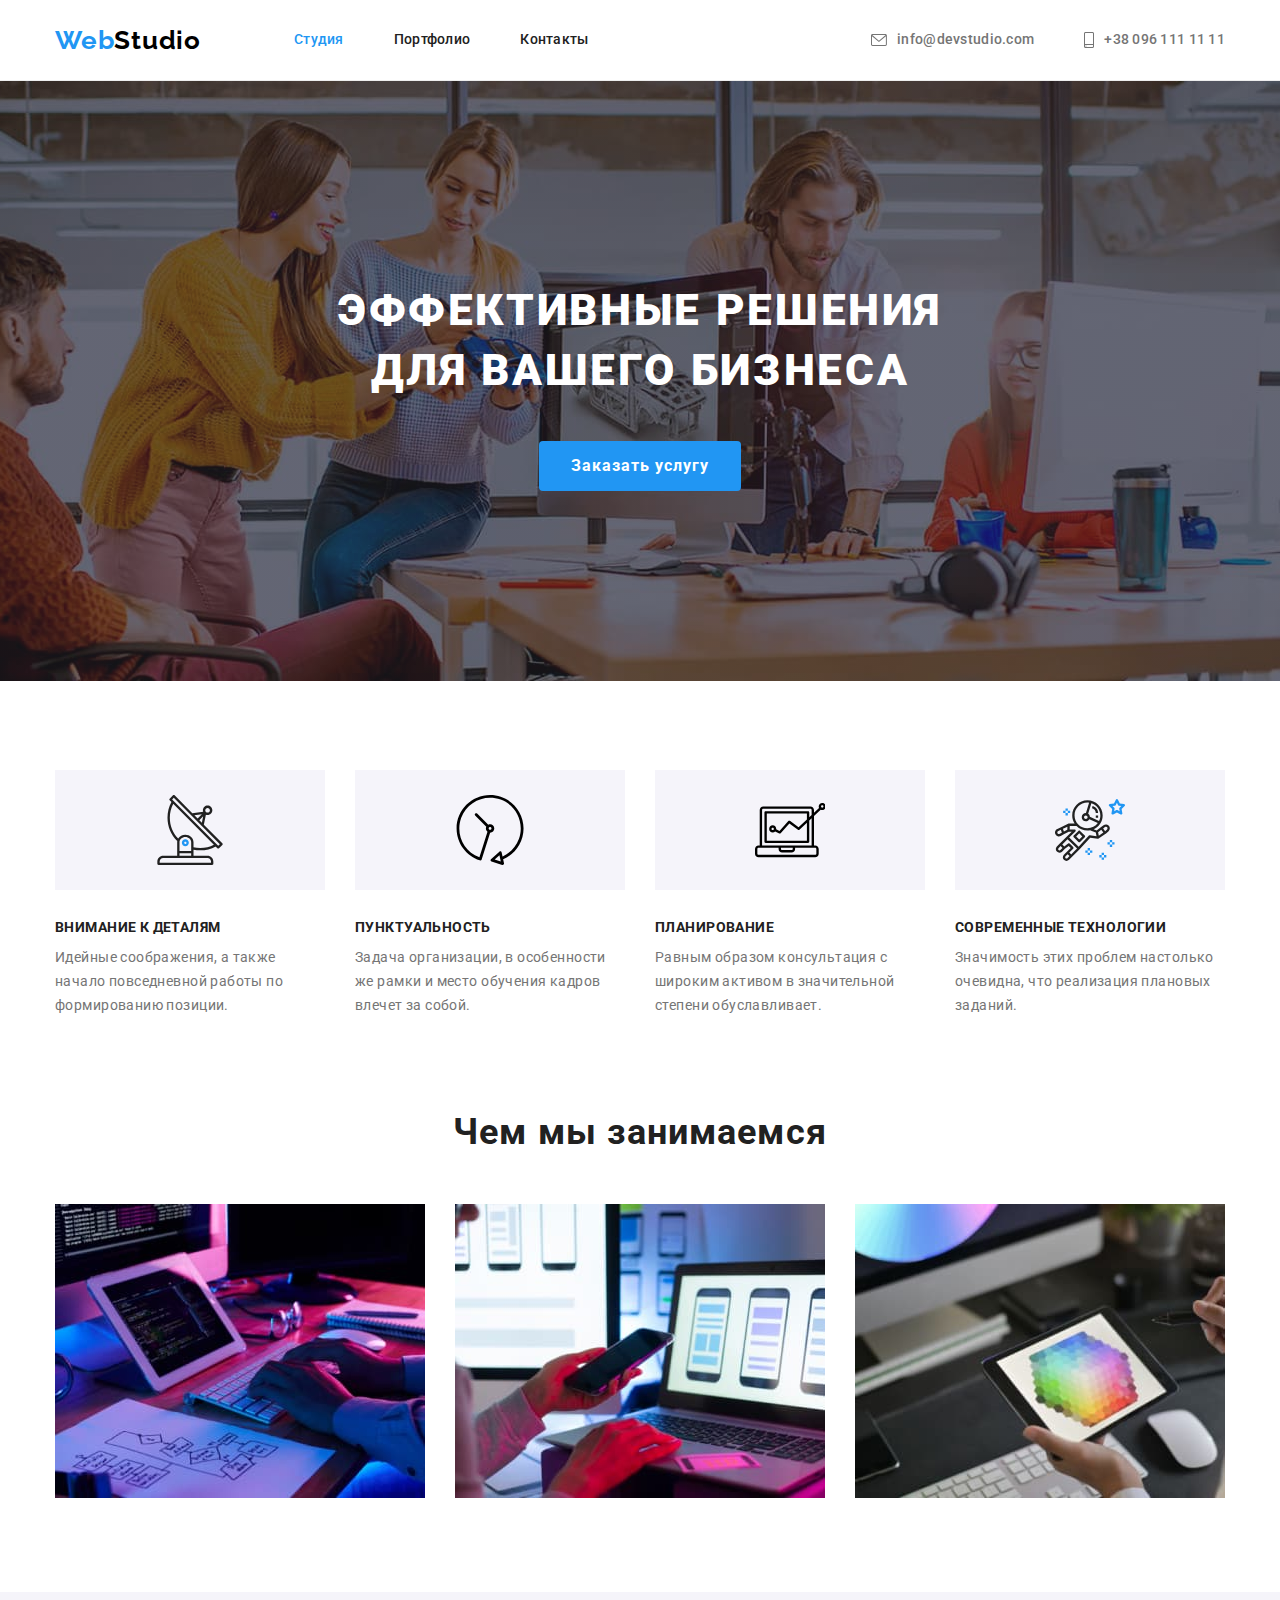
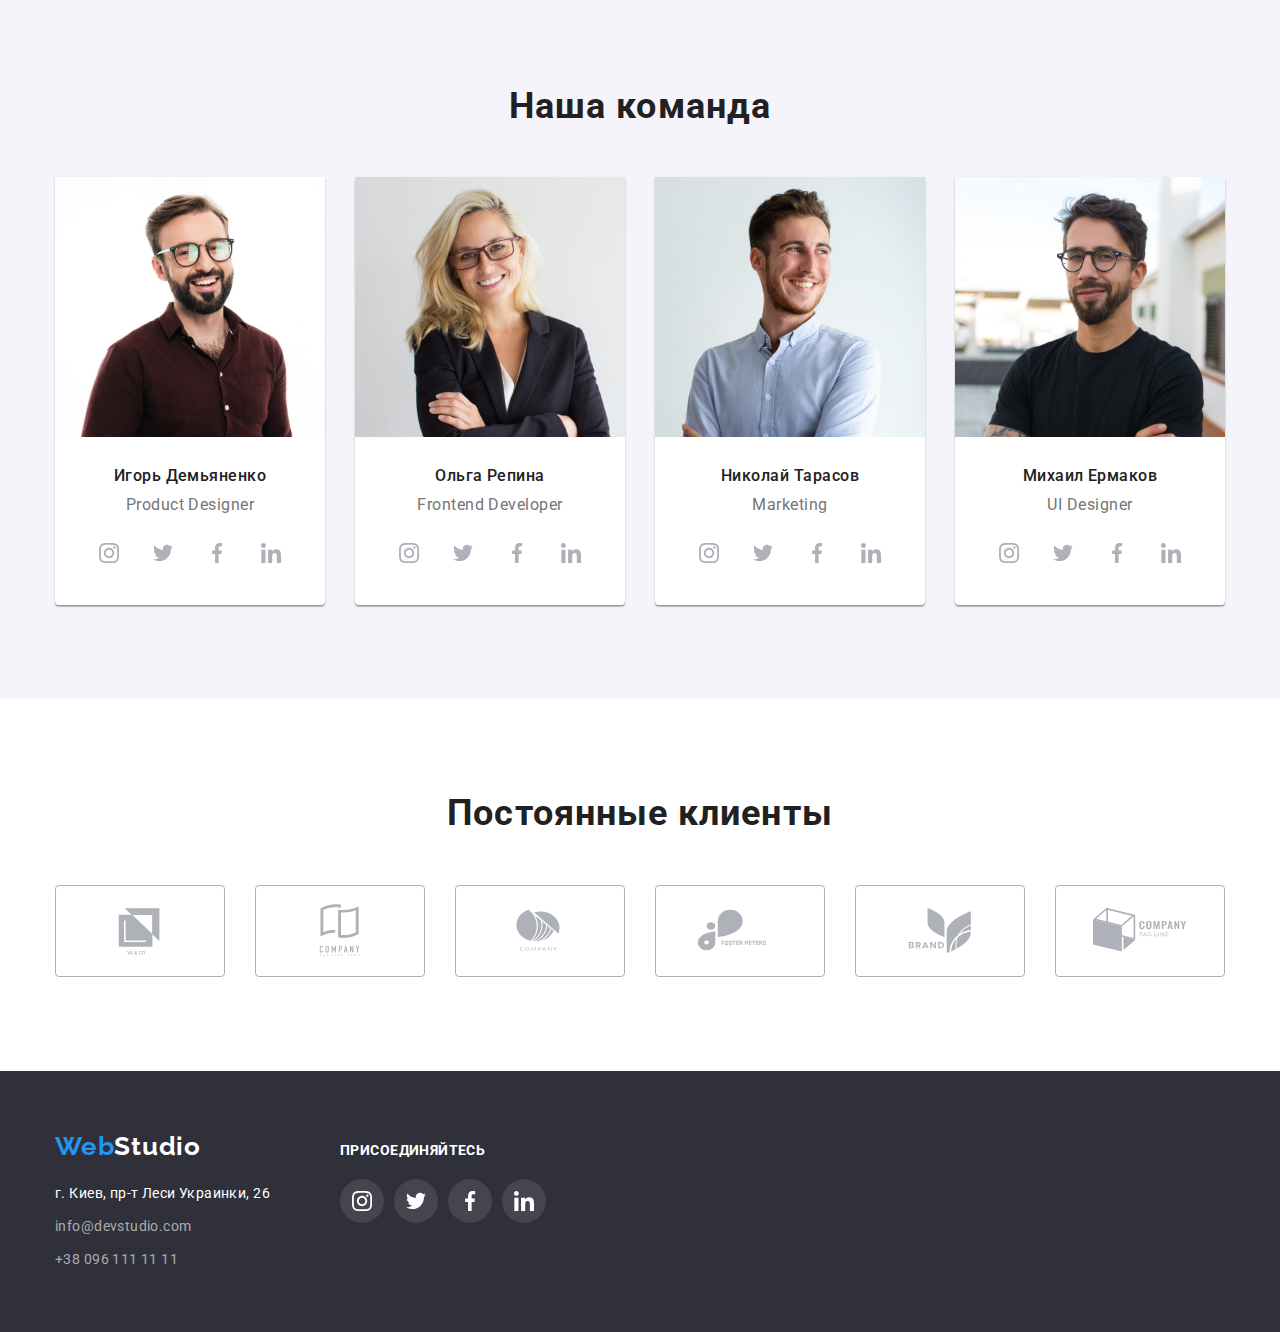
<file: index.html>
<!doctype html>
<html lang="ru">
<head>
    <meta charset="UTF-8">
    <meta http-equiv="X-UA-Compatible" content="IE=edge">
    <meta name="viewport" content="width=device-width, initial-scale=1.0">
    <link rel="preconnect" href="https://fonts.googleapis.com">
    <link rel="preconnect" href="https://fonts.gstatic.com" crossorigin>
    <link href="https://fonts.googleapis.com/css2?family=Raleway:wght@700&family=Roboto:wght@400;500;700;900&display=swap"
        rel="stylesheet"/>
<link rel="stylesheet" href="https://cdnjs.cloudflare.com/ajax/libs/modern-normalize/1.1.0/modern-normalize.min.css">    
<link rel="stylesheet" href="./css/style.css">
    <link rel="stylesheet" href="./css/reset.css">
    <title>Студия</title>
</head>
<body class="body">
<header class="header">
    <div class="conteiner contacts-group">
            <nav class="header-navigation">
                <a class="header-logo link-decoration" href="./" lang="en">
                    <span class="span" lang="en">Web</span>Studio
                </a>
               
                    <ul class="header-list list">

                        <li class="header-item">
                            <a href="./index.html" class="link-decoration ldheder current">Студия</a>
                        </li>
                        <li class="header-item">
                            <a href="./portfolio.html" class="link-decoration ldheder">Портфолио</a>
                        </li>
                        <li class="header-item">
                            <a href="" class="link-decoration ldheder">Контакты</a>
                        </li>
                    </ul>
              
            </nav>
                <ul class="contacts-list list">
                    <li class="contact-list-item link"> 
            
                        <a class="link-decoration ldheder"
                            href="mailto:info@devstudio.com"> 
                            <svg class="contact-icon" width="16" height="12">
                                <use href="./images/SVG/sprite.svg#icon-envelope">
                                </use>
                            </svg>info@devstudio.com
                           
                       </a>
                        </li>
                    <li class="contact-list-item link"><a class="link-decoration ldheder" href="tel:+380961111111">
                        <svg class="contact-icon" width="10" height="16">
                            <use href="./images/SVG/sprite.svg#icon-smartphone">
                            </use>
                        </svg>
                        +38 096 111 11 11</a>
                    </li>
                </ul>
            
       
    </div>
</header>
   
<main>
       <section class="hero">
          
<div class="conteiner"> 
       <h1 class="title">Эффективные решения для вашего бизнеса</h1>
    
       <button class="button" type="button">Заказать услугу</button>
    </div>
    </section>
    <section class="our-benefits"> 
        <div class="conteiner"> 
        <h2 class="visually-hidden">Наши преимущества</h2> 
            
       <ul class="benefits-list list">
        <li class="benefits-list-item">
            <div class="benifits-bg"> 
            <svg class="benefits-icon" width="70" height="70">
                <use href="./images/SVG/sprite.svg#icon-antenna" > </use>
            </svg>
            </div>
        <h3 class="title">Внимание к деталям</h3>
        <p class="text">Идейные соображения, а также начало повседневной работы по формированию позиции.</p></li>

        <li class="benefits-list-item">
        <div class="benifits-bg">
            <svg class="benefits-icon" width="70" height="70">
                <use href="./images/SVG/sprite.svg#icon-Vector" > </use>
            </svg>
            </div>
        <h3 class="title">Пунктуальность</h3>
        <p class="text">Задача организации, в особенности же рамки и место обучения кадров влечет за собой.</p></li>

        <li class="benefits-list-item">
            <div class="benifits-bg"> 
            <svg class="benefits-icon" width="70" height="70">
                <use href="./images/SVG/sprite.svg#icon-Vector-computer" > </use>
            </svg>
            </div>
        <h3 class="title">Планирование</h3>
        <p class="text">Равным образом консультация с широким активом в значительной степени обуславливает.</p></li>
        <li class="benefits-list-item">
            <div class="benifits-bg"> 
            <svg class="benefits-icon" width="70" height="70">
                <use href="./images/SVG/sprite.svg#icon-astronaut" > </use>
            </svg>
            </div>
        <h3 class="title">Современные технологии</h3>
        <p class="text">Значимость этих проблем настолько очевидна, что реализация плановых заданий.</p></li>
        </ul>  
    </div>
    
</section>
<section class="what-we-do">
    <div class="conteiner"> 
    <h2 class="title">Чем мы занимаемся</h2>
<ul class="about-list list">
    <li class="about-item"><img src="./images/box1.jpeg" 
        alt="разработка ПО" 
        width="370" 
        height="294">
    </li>
    <li class="about-item"><img src="./images/box2.jpeg" 
        alt="тестирование мобильного приложения" 
        width="370" 
        height="294">
    </li>
    <li class="about-item"><img src="./images/box3.jpeg" 
        alt="работа с политрой цвето3" 
        width="370" 
        height="294">
    </li>
</ul>
</div>
</section>

<section class="team">
    <div class="conteiner"> 
    <h2 class="title">Наша команда</h2>
    <ul class="our-team-list list">
        <li class="our-team-item">
            <img src="./images/team-card-1.jpeg" 
            alt="Игорь Демьяненко" 
            width="270" 
            height="260"
            class="team-img">
            <h3 class="our-team">Игорь Демьяненко</h3>
            <p class="about-position"   lang="en">Product Designer</p>
            <ul class="team-soc-list list">
                <li class="team-soc-item">
                    <a href="" class="team-soc-link">
                        <svg class="team-soc-icon" width="20" height="20">
                            <use href="./images/SVG/sprite.svg#icon-insta"></use>
                        </svg>
                    </a>
                </li>
                <li class="team-soc-item">
                    <a href="" class="team-soc-link">
                        <svg class="team-soc-icon" width="20" height="20">
                            <use href="./images/SVG/sprite.svg#icon-twitter"></use>
                        </svg>
                    </a>
                </li>
                <li class="team-soc-item">
                    <a href="" class="team-soc-link list">
                        <svg class="team-soc-icon" width="20" height="20">
                            <use href="./images/SVG/sprite.svg#icon-facebook"></use>
                        </svg>
                    </a>
                </li>
                <li class="team-soc-item">
                    <a href="" class="team-soc-link">
                        <svg class="team-soc-icon" width="20" height="20">
                            <use href="./images/SVG/sprite.svg#icon-linkedin"></use>
                        </svg>
                    </a>
                </li>
            </ul>
        </li>
        <li class="our-team-item">
            <img src="./images/team-card-2.jpeg" 
            alt="Ольга Репина"  
            width="270" 
            height="260"
            class="team-img">
            <h3 class="our-team">Ольга Репина</h3>
            <p class="about-position" lang="en">Frontend Developer</p>
            <ul class="team-soc-list list">
                <li class="team-soc-item">
                    <a href="" class="team-soc-link">
                        <svg class="team-soc-icon" width="20" height="20">
                            <use href="./images/SVG/sprite.svg#icon-insta"></use>
                        </svg>
                    </a>
                </li>
                <li class="team-soc-item">
                    <a href="" class="team-soc-link">
                        <svg class="team-soc-icon" width="20" height="20">
                            <use href="./images/SVG/sprite.svg#icon-twitter"></use>
                        </svg>
                    </a>
                </li>
                <li class="team-soc-item">
                    <a href="" class="team-soc-link list">
                        <svg class="team-soc-icon" width="20" height="20">
                            <use href="./images/SVG/sprite.svg#icon-facebook"></use>
                        </svg>
                    </a>
                </li>
                <li class="team-soc-item">
                    <a href="" class="team-soc-link">
                        <svg class="team-soc-icon" width="20" height="20">
                            <use href="./images/SVG/sprite.svg#icon-linkedin"></use>
                        </svg>
                    </a>
                </li>
            </ul>
        </li>
        <li class="our-team-item">
            <img  lang="en" src="./images/team-card-3.jpeg" 
            alt="Николай Тарасов" 
            width="270" 
            height="260"
            class="team-img">
            <h3 class="our-team">Николай Тарасов</h3>
            <p class="about-position" lang="en">Marketing</p>
            <ul class="team-soc-list list">
                <li class="team-soc-item">
                    <a href="" class="team-soc-link">
                        <svg class="team-soc-icon" width="20" height="20">
                            <use href="./images/SVG/sprite.svg#icon-insta"></use>
                        </svg>
                    </a>
                </li>
                <li class="team-soc-item">
                    <a href="" class="team-soc-link">
                        <svg class="team-soc-icon" width="20" height="20">
                            <use href="./images/SVG/sprite.svg#icon-twitter"></use>
                        </svg>
                    </a>
                </li>
                <li class="team-soc-item">
                    <a href="" class="team-soc-link list">
                        <svg class="team-soc-icon" width="20" height="20">
                            <use href="./images/SVG/sprite.svg#icon-facebook"></use>
                        </svg>
                    </a>
                </li>
                <li class="team-soc-item">
                    <a href="" class="team-soc-link">
                        <svg class="team-soc-icon" width="20" height="20">
                            <use href="./images/SVG/sprite.svg#icon-linkedin"></use>
                        </svg>
                    </a>
                </li>
            </ul>
        </li>
        <li class="our-team-item">
            <img src="./images/team-card-4.jpeg" 
            alt="Михаил Ермаков" 
            width="270" 
            height="260"
            class="team-img">
            <h3 class="our-team">Михаил Ермаков</h3>
            <p class="about-position" lang="en">UI Designer</p>
            <ul class="team-soc-list list">
                <li class="team-soc-item">
                    <a href="" class="team-soc-link">
                        <svg class="team-soc-icon" width="20" height="20">
                            <use href="./images/SVG/sprite.svg#icon-insta"></use>
                        </svg>
                    </a>
                </li>
                <li class="team-soc-item">
                    <a href="" class="team-soc-link">
                        <svg class="team-soc-icon" width="20" height="20">
                            <use href="./images/SVG/sprite.svg#icon-twitter"></use>
                        </svg>
                    </a>
                </li>
                <li class="team-soc-item">
                    <a href="" class="team-soc-link list">
                        <svg class="team-soc-icon" width="20" height="20">
                            <use href="./images/SVG/sprite.svg#icon-facebook"></use>
                        </svg>
                    </a>
                </li>
                <li class="team-soc-item">
                    <a href="" class="team-soc-link">
                        <svg class="team-soc-icon" width="20" height="20">
                            <use href="./images/SVG/sprite.svg#icon-linkedin"></use>
                        </svg>
                    </a>
                </li>
            </ul>
        </li>
    </ul>
    </div>
</section>
   </main>
   
   <section class="regular-clients">
       <div class="conteiner"> 
       <h2 class="title">Постоянные клиенты</h2>
      <ul class="regular-clients-list list">
          <li class="regular-clients-item">
              <a class="regular-clients-link" href=""> <svg class="regular-clients-icon" width="106" height="60">
                  <use href="./images/SVG/sprite.svg#icon-Logo-our-clients"></use>
              </svg></a>
          </li>
        <li class="regular-clients-item">
            <a class="regular-clients-link" href=""> <svg class="regular-clients-icon" width="106" height="60">
                <use href="./images/SVG/sprite.svg#icon-Logo-our-clients2"></use>
            </svg></a>
        </li>
        <li class="regular-clients-item">
        <a class="regular-clients-link" href=""> <svg class="regular-clients-icon" width="106" height="60">
                <use href="./images/SVG/sprite.svg#icon-Logo-our-clients3"></use>
            </svg></a>
        </li>
        <li class="regular-clients-item">
        <a class="regular-clients-link" href=""> <svg class="regular-clients-icon" width="106" height="60">
                <use href="./images/SVG/sprite.svg#icon-Logo-our-clients4"></use>
            </svg></a>
        </li>
        <li class="regular-clients-item">
        <a class="regular-clients-link" href=""> <svg class="regular-clients-icon" width="106" height="60">
                <use href="./images/SVG/sprite.svg#icon-Logo-our-clients5"></use>
            </svg></a>
        </li>
        <li class="regular-clients-item">
            <a class="regular-clients-link" href=""> <svg class="regular-clients-icon" width="106" height="60">
                <use href="./images/SVG/sprite.svg#icon-Logo-our-clients6"></use>
            </svg></a>
        </li>
        

      </ul>



</div>
   </section>
    
<footer class="footer">
 <div class="conteiner">
     <div class="address-block"> 
         <div class="footer-contacts-block"> 
             <a class="logo-footer   link-decoration" href="./"     lang="en">
             <span class="span">Web</span>Studio</a>
                    
                <address class="address">

                   <p class="footer-address">г. Киев, пр-т Леси Украинки, 26</p>
                    <ul class="footer-contacts-list list">
                        <li class="footer-contact-item">
                            <a class="link-decoration link" href="mailto:info@devstudio.com">info@devstudio.com</a>
                        </li>
                        <li class="footer-contact-item"><a class="link-decoration link" href="tel:+380961111111">+38 096
                                111 11
                                11</a></li>
                    </ul>
             </address>
            </div>
          <div class="social-footer">
             <p class="title">присоединяйтесь</p>
                    <ul class="social-footer-list list">
                        <li class="social-footer-item">
                            <a href="" class="social-footer-link">
                                <svg class="social-footer-icon" width="20" height="20">
                                    <use href="./images/SVG/sprite.svg#icon-insta"></use>
                                </svg>
                            </a>
                        </li>
                        <li class="social-footer-item">
                            <a href="" class="social-footer-link">
                                <svg class="social-footer-icon" width="20" height="20">
                                    <use href="./images/SVG/sprite.svg#icon-twitter"></use>
                                </svg>
                            </a>
                        </li>
                        <li class="social-footer-item">
                            <a href="" class="social-footer-link">
                                <svg class="social-footer-icon" width="20" height="20">
                                    <use href="./images/SVG/sprite.svg#icon-facebook"></use>
                                </svg>
                            </a>
                        </li>
                        <li class="social-footer-item">
                            <a href="" class="social-footer-link">
                                <svg class="social-footer-icon" width="20" height="20">
                                    <use href="./images/SVG/sprite.svg#icon-linkedin"></use>
                                </svg>
                            </a>
                        </li>
                    </ul>
            </div>  
            
            
        </div>
            
    </div>  
</footer>
</body>
</html>
</file>
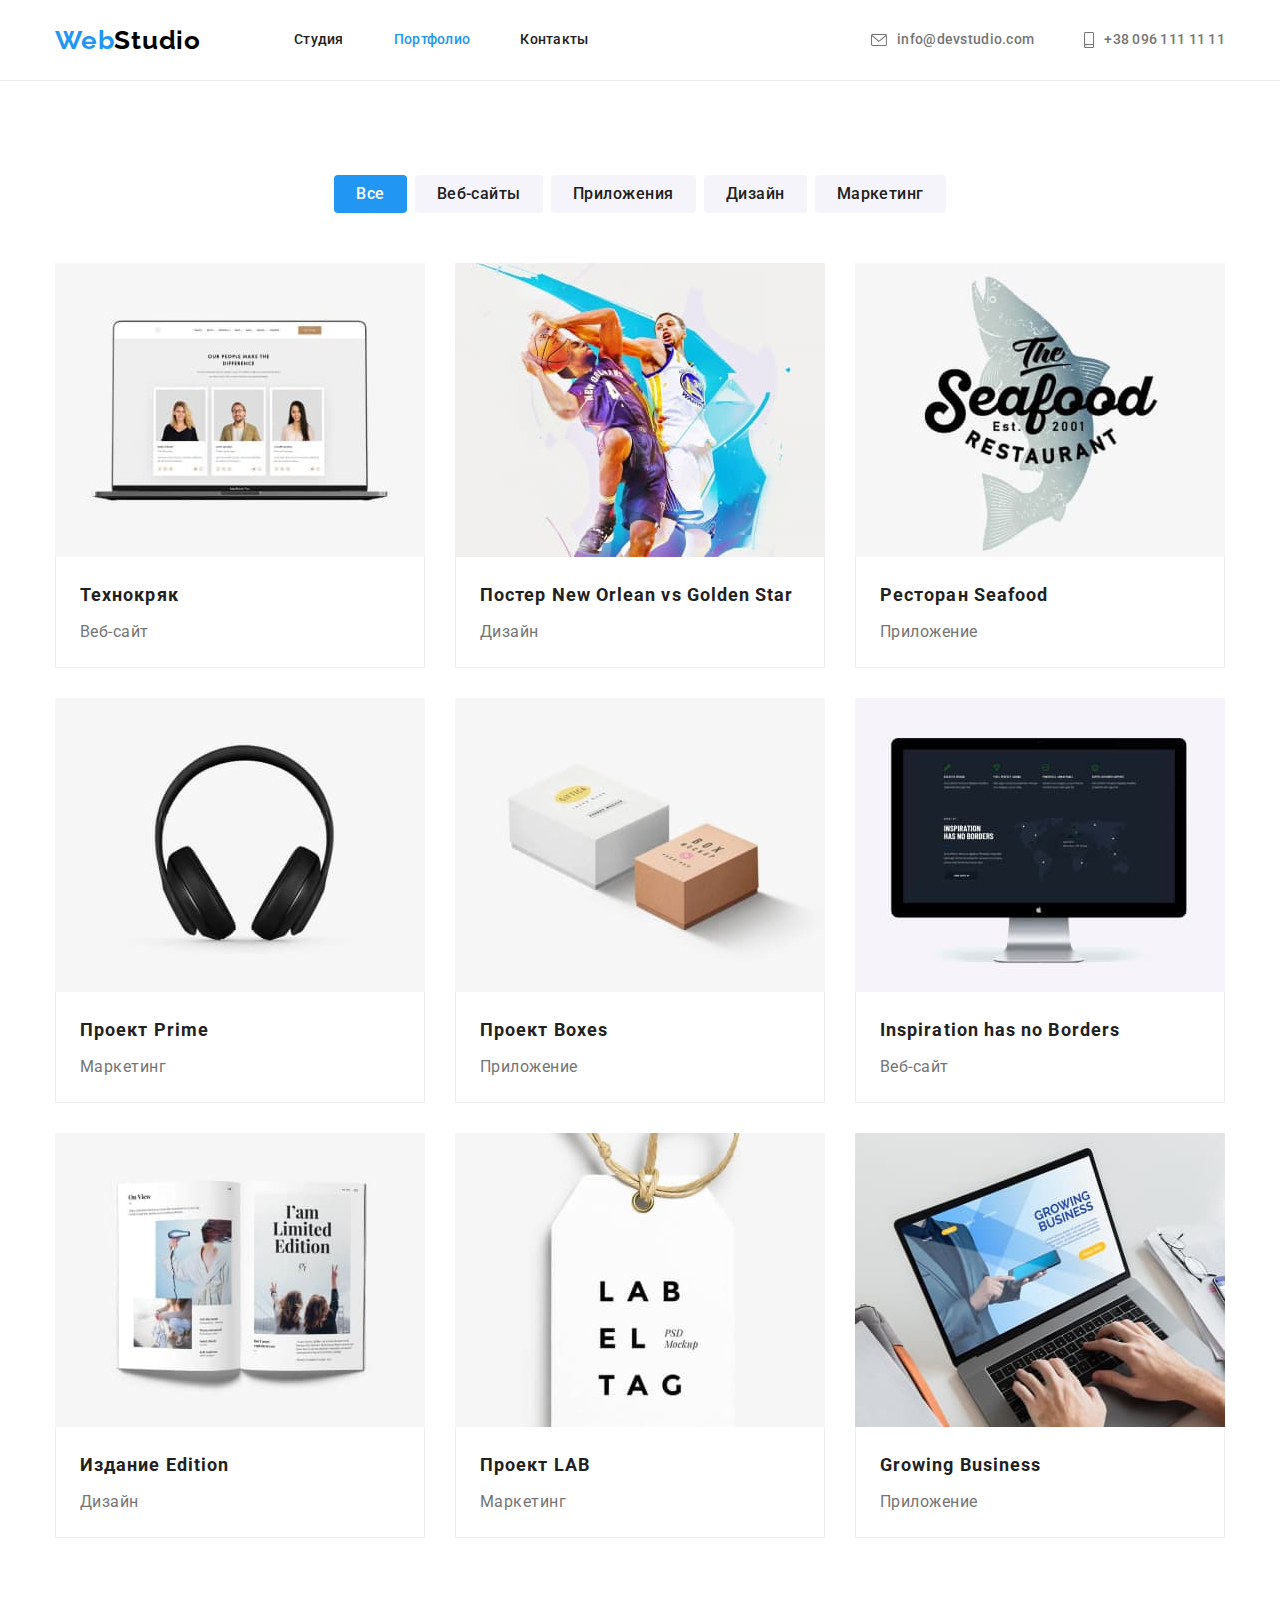
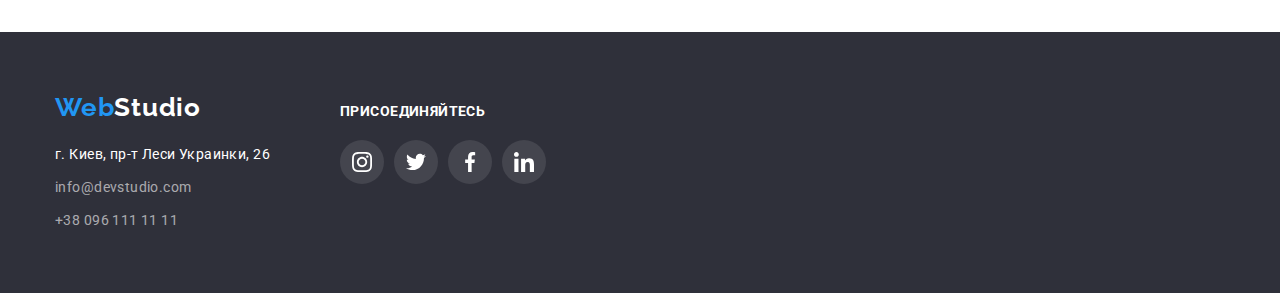
<file: portfolio.html>
<!doctype html>
<html lang="ru">
<head>
    <meta charset="UTF-8">
    <meta http-equiv="X-UA-Compatible" content="IE=edge">
    <meta name="viewport" content="width=device-width, initial-scale=1.0">
    <link rel="preconnect" href="https://fonts.googleapis.com">
    <link rel="preconnect" href="https://fonts.gstatic.com" crossorigin>
    <link href="https://fonts.googleapis.com/css2?family=Raleway:wght@700&family=Roboto:wght@400;500;700;900&display=swap"
        rel="stylesheet">
    <link rel="stylesheet" href="https://cdnjs.cloudflare.com/ajax/libs/modern-normalize/1.1.0/modern-normalize.min.css">
    <link rel="stylesheet" href="./css/style.css">
    <link rel="stylesheet" href="./css/reset.css">
    <title>Портфолио</title>
    
    </head>
    <body class="body">
<header class="header">
    <div class="conteiner contacts-group">
        <nav class="header-navigation">
            <a class="header-logo link-decoration" href="./" lang="en">
                <span class="span" lang="en">Web</span>Studio
            </a>

            <ul class="header-list list">

                <li class="header-item">
                    <a href="./index.html" class="link-decoration ldheder">Студия</a>
                </li>
                <li class="header-item">
                    <a href="./portfolio.html" class="link-decoration ldheder current">Портфолио</a>
                </li>
                <li class="header-item">
                    <a href="" class="link-decoration ldheder">Контакты</a>
                </li>
            </ul>

        </nav>
    <ul class="contacts-list list">
        <li class="contact-list-item link">
    
            <a class="link-decoration ldheder" href="mailto:info@devstudio.com">
                <svg class="contact-icon" width="16" ; height="12" ;>
                    <use href="./images/SVG/sprite.svg#icon-envelope">
                    </use>
                </svg>info@devstudio.com
    
            </a>
        </li>
        <li class="contact-list-item link"><a class="link-decoration ldheder" href="tel:+380961111111">
                <svg class="contact-icon" width="10" ; height="16" ;>
                    <use href="./images/SVG/sprite.svg#icon-smartphone">
                    </use>
                </svg>
                +38 096 111 11 11</a>
        </li>
    </ul>


    </div>
</header>
        
<main>
<section class="filtr-portfolio">  
    <div class="conteiner"> 
    <h1 class="visually-hidden">Вибрать фильтр</h1>
    <ul class="btn-portfolio-list list">
        <li class="btn-portfolio-item"><button class="button-portfolio btn-active" type="button">Все</button></li>
        <li class="btn-portfolio-item"><button class="button-portfolio" type="button">Веб-сайты</button></li>
        <li class="btn-portfolio-item"><button class="button-portfolio" type="button">Приложения</button></li>
        <li class="btn-portfolio-item"><button class="button-portfolio" type="button">Дизайн</button></li>
        <li class="btn-portfolio-item"><button class="button-portfolio" type="button">Маркетинг</button></li>
    </ul>
  
    <ul class="portfolio-list list">
        <li  class="item-portfolio">
            <a class="item-portfolio-link link" href=""> <img src="./images/portfolioimg/img1.jpeg" 
            alt="Технокряк" 
            width="370" 
            height="294">
            <div class="porfolio-border"> 
            <h2  class="title">Технокряк</h2>
            <p  class="text">Веб-сайт</p>
            </div></a>
        </li>
        <li class="item-portfolio">
        <a class="item-portfolio-link link" href=""> <img src="./images/portfolioimg/img2.jpeg" 
            alt="Постер New Orlean vs Golden Star" 
            width="370" 
            height="294">
            
            <div class="porfolio-border"> 
                <h2 class="title">Постер <span lang="en">New Orlean vs Golden Star</span></h2>
            <p class="text">Дизайн</p>
            </div></a>
        </li>
        <li class="item-portfolio">
            <a class="item-portfolio-link link" href=""> <img src="./images/portfolioimg/img3.jpeg" 
            alt="Ресторан Seafood" 
            width="370" 
            height="294">
            
            <div class="porfolio-border"> 
                <h2 class="title">Ресторан <span lang="en">Seafood</span></h2>
            <p class="text">Приложение</p>
            </div></a>
        </li>
        <li class="item-portfolio">
        <a class="item-portfolio-link link" href=""> <img src="./images/portfolioimg/img4.jpeg" 
            alt="Проект Prime" 
            width="370" 
            height="294">
            
            <div class="porfolio-border"> 
                <h2 class="title">Проект <span lang="en">Prime</span></h2>
            <p class="text">Маркетинг</p>
            </div></a>
        </li>
        <li class="item-portfolio">
           <a class="item-portfolio-link link" href="">  <img src="./images/portfolioimg/img5.jpeg" 
            alt="Проект Boxes" 
            width="370" 
            height="294">
            
            <div class="porfolio-border"> 
                <h2 class="title">Проект <span lang="en">Boxes</span></h2>
            <p class="text">Приложение</p>
            </div></a>
        </li>
        <li class="item-portfolio">
            <a class="item-portfolio-link link" href=""> <img src="./images/portfolioimg/img6.jpeg" 
            alt="Inspiration has no Borders" 
            width="370" 
            height="294">
            
            <div class="porfolio-border"> 
                <h2 class="title" lang="en">Inspiration has no Borders</h2>
            <p class="text">Веб-сайт</p>
            </div></a>
        </li>

        <li class="item-portfolio">
            <a class="item-portfolio-link link" href=""> <img src="./images/portfolioimg/img7.jpeg" 
            alt="Издание Limited Edition" 
            width="370" 
            height="294">
            
            <div class="porfolio-border"> 
                <h2 class="title">Издание <span lang="en">Edition</span> </h2>
            <p class="text">Дизайн</p>
            </div></a>
        </li>
        <li class="item-portfolio">
            <a class="item-portfolio-link link" href=""> <img src="./images/portfolioimg/img8.jpeg" 
            alt="Проект LAB" 
            width="370" 
            height="294">
            
            <div class="porfolio-border"> 
                <h2 class="title">Проект <span lang="en">LAB</span></h2>
            <p class="text">Маркетинг</p>
            </div></a>
        </li>
        <li class="item-portfolio">
           <a class="item-portfolio-link link" href="">  <img src="./images/portfolioimg/img9.jpeg" 
            alt="Growing Business" 
            width="370" 
            height="294">
            
            <div class="porfolio-border"> 
                <h2 class="title" lang="en">Growing Business</h2>
            <p class="text">Приложение</p>
            </div></a>
        </li>
    </ul>
    </div>
</section>
</main>
<footer class="footer">
    <div class="conteiner">
        <div class="address-block">
            <div class="footer-contacts-block">
                <a class="logo-footer   link-decoration" href="./" lang="en">
                    <span class="span">Web</span>Studio</a>

                <address class="address">

                    <p class="footer-address">г. Киев, пр-т Леси Украинки, 26</p>
                    <ul class="footer-contacts-list list">
                        <li class="footer-contact-item">
                            <a class="link-decoration link" href="mailto:info@devstudio.com">info@devstudio.com</a>
                        </li>
                        <li class="footer-contact-item"><a class="link-decoration link" href="tel:+380961111111">+38 096
                                111 11
                                11</a></li>
                    </ul>
                </address>
            </div>
            <div class="social-footer">
                <p class="title">присоединяйтесь</p>
                <ul class="social-footer-list list">
                    <li class="social-footer-item">
                        <a href="" class="social-footer-link">
                            <svg class="social-footer-icon" width="20" height="20">
                                <use href="./images/SVG/sprite.svg#icon-insta"></use>
                            </svg>
                        </a>
                    </li>
                    <li class="social-footer-item">
                        <a href="" class="social-footer-link">
                            <svg class="social-footer-icon" width="20" height="20">
                                <use href="./images/SVG/sprite.svg#icon-twitter"></use>
                            </svg>
                        </a>
                    </li>
                    <li class="social-footer-item">
                        <a href="" class="social-footer-link">
                            <svg class="social-footer-icon" width="20" height="20">
                                <use href="./images/SVG/sprite.svg#icon-facebook"></use>
                            </svg>
                        </a>
                    </li>
                    <li class="social-footer-item">
                        <a href="" class="social-footer-link">
                            <svg class="social-footer-icon" width="20" height="20">
                                <use href="./images/SVG/sprite.svg#icon-linkedin"></use>
                            </svg>
                        </a>
                    </li>
                </ul>
            </div>


        </div>

    </div>
</footer>
</body>
</html>
</file>
<file: css/style.css>
:root {
	--focus-hover-color: #2196f3;
	--contact-list-color: #757575;
	--main-text-color: #757575;
	--second-text-color: #ffffff;
	--body-text-color: #212121;
	--second-background: #2f303a;
	--logo-part-color: #2196f3;
	--body-background-color: #ffffff;
	--our-team-background-color: #f5f4fa;
	--btn-text-color: #ffffff;
	--btn-background-color: #2196f3;
	--btn-background-color2: #188ce8;
	--btn-portfolio-background-color: #f5f4fa;
	--current-color: #2196f3;
	--border-style: 1px solid #eeeeee;
	--color-soc-icons: #afb1b8;
}

body {
	font-family: "Roboto", sans-serif;
	color: var(--body-text-color);
	background-color: var(--body-background-color);
	font-size: 14px;
}

.list {
	list-style: none;
}

.link-decoration {
	text-decoration: none;
	color: inherit;
}


.conteiner {
	width: 1200px;
	padding-left: 15px;
	padding-right: 15px;
	margin: 0 auto;
}

.visually-hidden {
	clip: rect(1px, 1px, 1px, 1px);
	clip-path: inset(50%);
	height: 1px;
	width: 1px;
	margin: -1px;
	overflow: hidden;
	padding: 0;
	position: absolute;
}

img {
	display: block;
	width: 100%;
	height: auto;
}

/* -----------HEADER------------*/

.contacts-group {
	display: flex;
	margin-left: auto;
}

.contacts-group .header-logo {
	display: flex;
	align-items: center;
	padding-top: 24px;
	padding-bottom: 24px;
	margin-right: 93px;

	font-family: "Raleway", sans-serif;
	font-weight: 700;
	font-size: 26px;
	line-height: 1.19;
	letter-spacing: 0.03em;
	color: #000000;
}
.span {
	color: var(--logo-part-color);
}

.ldheder {
	display: flex;
	align-items: center;
	padding-top: 32px;
	padding-bottom: 32px;
}

.header-item:not(:last-child) {
	margin-right: 50px;
}

.header-list {
	display: flex;
	margin-right: auto;
}

.header-navigation {
	display: flex;
	align-items: center;
	font-weight: 500;
	font-size: 14px;
	line-height: 1.14;
	letter-spacing: 0.02em;
}
header {
	border-bottom: var(--border-style);
}

.list .link-decoration:hover,
.list .link-decoration:focus {
	color: var(--focus-hover-color);
}
.list .link-decoration.current {
	color: var(--focus-hover-color);
}

.contacts-list {
	display: inline-flex;
	justify-content: space-between;
	align-items: center;
	margin-left: auto;
	margin-right: 0;

	font-weight: 500;
	font-size: 14px;
	line-height: 1.14;
	letter-spacing: 0.02em;
	color: var(--contact-list-color);
}

.contact-list-item:not(:last-child) {
	margin-right: 50px;
	margin-left: auto;
}

.contact-list-item {
	display: inline-flex;
}

.contact-icon {
	display: inline-flex;
	margin-right: 10px;
	align-items: center;
	justify-content: center;
	fill: currentColor;
}

.contacts-list :hover,
.contacts-list:focus {
	color: var(--focus-hover-color);
}

/* -----------HERO------------*/
.hero {
	max-width: 1600px;
	height: 600px;
	margin-left: auto;
	margin-right: auto;
	padding-top: 200px;
	padding-bottom: 200px;
	color: var(--second-text-color);
	background-color: var(--second-background);
	background-image: linear-gradient(
			rgba(47, 48, 58, 0.4),
			rgba(47, 48, 58, 0.4)
		),
		url(../images/Hero-bg-img.jpeg);
	background-position: center;
	background-size: cover;
	background-repeat: no-repeat;
}

.hero .title {
	display: block;
	text-align: center;
	max-width: 706px;
	margin-right: auto;
	margin-left: auto;
	margin-bottom: 40px;

	font-weight: 900;
	font-size: 44px;
	line-height: 1.36;
	text-align: center;
	letter-spacing: 0.06em;
	text-transform: uppercase;
}

.hero .button {
	font-family: inherit;
	font-weight: 700;
	font-size: 16px;
	line-height: 1.88;
	letter-spacing: 0.06em;
	color: var(--btn-text-color);
	background-color: var(--btn-background-color);
	border-radius: 4px;
}

.hero .button {
	display: flex;
	flex-direction: center;
	justify-content: center;
	align-items: center;
	text-align: center;
	border-style: none;
	padding: 10px 32px;
	margin-right: auto;
	margin-left: auto;
}
.hero .button:hover,
.hero .button:focus {
	background-color: var(--btn-background-color2);
}
/* -----------MAIN------------*/
.benifits-bg {
	display: flex;
	width: 270px;
	height: 120px;
	margin-bottom: 30px;
	background-color: var(--our-team-background-color);
	justify-content: center;
	align-items: center;
}
.benefits-list {
	display: flex;
}
.benefits-list-item {
	flex-basis: calc((100% - 3 * 30px) / 3);
}

.benefits-list-item:not(:last-child) {
	margin-right: 30px;
}

.benefits-list .title {
	margin-bottom: 10px;

	font-weight: 700;
	font-size: 14px;
	line-height: 1.14;
	letter-spacing: 0.03em;
	text-transform: uppercase;
}
.our-benefits {
	padding-top: 89px;
	padding-bottom: 94px;
}
.benefits-list .text {
	font-size: 14px;
	line-height: 1.71;
	letter-spacing: 0.03em;
	color: var(--main-text-color);
}

.about-item {
	flex-basis: calc((100% - 2 * 30px) / 3);
}

.about-item:not(:last-child) {
	margin-right: 30px;
}

.about-list {
	display: flex;
}

.what-we-do .title {
	margin-bottom: 50px;

	font-weight: 700;
	font-size: 36px;
	line-height: 1.16;
	text-align: center;
	letter-spacing: 0.03em;
	color: #212121;
}

.what-we-do {
	display: flex;
	padding-bottom: 94px;
}

.team {
	
	padding-bottom: 94px;
	padding-top: 94px;

	background-color: #f5f4fa;
}

.team .title {
	margin-bottom: 50px;

	font-weight: 700;
	font-size: 36px;
	line-height: 1.16;
	text-align: center;
	letter-spacing: 0.03em;
}

.our-team {
	display: block;
	margin-bottom: 10px;

	font-weight: 500;
	font-size: 16px;
	line-height: 1.18;
	text-align: center;
	letter-spacing: 0.03em;
}

.our-team-list {
	display: flex;
	margin-left: -30px;
}
.our-team-item {
	flex-basis: calc((100% - 3 * 30px) / 4);
	margin-left: 30px;
	padding-bottom: 30px;

	box-shadow: 0px 1px 3px rgba(0, 0, 0, 0.12), 0px 1px 1px rgba(0, 0, 0, 0.14),
		0px 2px 1px rgba(0, 0, 0, 0.2);
	border-radius: 0px 0px 4px 4px;

	background-color: var(--body-background-color);
}

.our-team-item .team-img {
	margin-bottom: 30px;
}
.about-position {
	font-size: 16px;
	line-height: 1.18;
	text-align: center;
	letter-spacing: 0.03em;
	color: var(--main-text-color);
	margin-bottom: 16px;
}

.team-soc-list {
	display: flex;
	justify-content: center;
}

.team-soc-item + .team-soc-item {
	margin-left: 10px;
}
.team-soc-link {
	width: 44px;
	height: 44px;
	background-color: var(--body-background-color);
	border-radius: 50%;
	display: flex;
	justify-content: center;
	align-items: center;
	fill: var(--color-soc-icons);
}

.team-soc-link:hover,
.team-soc-link:focus {
	background-color: var(--focus-hover-color);
	fill: #ffffff;
}

/* -----------PORTFOLIO------------*/
.item-portfolio-link {
	display: block;
	text-decoration: none;
	color: inherit;
}


.filtr-portfolio {
	padding-top: 94px;
	padding-bottom: 94px;
}

.btn-portfolio-list {
	display: flex;
	justify-content: center;
	margin-bottom: 50px;
}

.btn-portfolio-item:not(:last-child) {
	margin-right: 8px;
}

.filtr-portfolio .button-portfolio {
	font-family: inherit;
	font-weight: 500;
	font-size: 16px;
	line-height: 1.62;
	letter-spacing: 0.03em;
	color: var(--body-text-color);
	background-color: var(--btn-portfolio-background-color);
}

.button-portfolio:hover,
.button-portfolio:focus {
	color: var(--btn-text-color);
	background-color: var(--focus-hover-color);
	box-shadow: 0px 3px 1px rgba(0, 0, 0, 0.1), 0px 1px 2px rgba(0, 0, 0, 0.08), 0px 2px 2px rgba(0, 0, 0, 0.12);
}
.btn-portfolio-list .btn-active {
	color: var(--btn-text-color);
	background-color: var(--focus-hover-color);
}

.button-portfolio {
	padding: 6px 22px;

	border-style: none;
	cursor: pointer;
	border-radius: 4px;
}


.portfolio-list {
	display: flex;
	flex-wrap: wrap;
	margin-right: -30px;
	margin-bottom: -30px;
}
.item-portfolio {
	flex-basis: calc((100% - 3 * 30px) / 3);
	margin-right: 30px;
	margin-bottom: 30px;
	
}

.item-portfolio-link:hover,
.item-portfolio-link:focus { 
box-shadow: 0px 1px 1px rgba(0, 0, 0, 0.12), 0px 4px 4px rgba(0, 0, 0, 0.06), 1px 4px 6px rgba(0, 0, 0, 0.16);
}


.porfolio-border {
	padding: 20px 24px;
	border-bottom: var(--border-style);
	border-left: var(--border-style);
	border-right: var(--border-style);
}
.portfolio-list .title {
	margin-bottom: 4px;

	font-weight: 700;
	font-size: 18px;
	line-height: 2;
	letter-spacing: 0.06em;
}
.portfolio-list .text {
	font-size: 16px;
	line-height: 1.88;
	letter-spacing: 0.03em;
	color: var(--main-text-color);
}

/* ----ПОСТОЯННЫЕ КЛИЕНТЫ -----*/
.regular-clients {
	padding-top: 94px;
	padding-bottom: 94px;
}

.regular-clients .title {
	margin-bottom: 50px;
	font-weight: 700;
	font-size: 36px;
	line-height: 1.16;
	text-align: center;
	letter-spacing: 0.03em;
}

.regular-clients-list {
	display: flex;
	justify-content: center;
	color: var(--color-soc-icons)
}

.regular-clients-item + .regular-clients-item {
	margin-left: 30px;
}

.regular-clients-link {
	width: 170px;
	height: 92px;
	border: 1px solid #afb1b8;
	border-radius: 4px;
	display: flex;
	justify-content: center;
	align-items: center;
	cursor: pointer;
	fill: var(--color-soc-icons)
}
.regular-clients-link:hover,
.regular-clients-link:focus {
	border: 1px solid var(--focus-hover-color);
	fill: var(--focus-hover-color);
}
/* -----------FOOTER------------*/
.footer {
	padding-top: 60px;
	padding-bottom: 60px;
	margin-right: 0px;
	margin-left: 0px;

	background-color: var(--second-background);
}

.logo-footer {
	display: inline-block;
	margin-bottom: 20px;

	font-family: "Raleway", sans-serif;
	font-weight: 700;
	font-size: 26px;
	line-height: 1.19;
	letter-spacing: 0.03em;
	color: var(--second-text-color);
}

.span {
	color: var(--logo-part-color);
}



.footer-address {

	margin-bottom: 9px;

	font-style: normal;
	font-size: 14px;
	line-height: 1.71;
	letter-spacing: 0.03em;
	color: var(--second-text-color);
}


.footer-contacts-list {
	font-style: normal;
	font-size: 14px;
	line-height: 1.71;
	letter-spacing: 0.03em;
	color: rgba(255, 255, 255, 0.6);
}
.footer-contact-item:not(:last-child) {
	margin-bottom: 9px;
}

.footer-contacts-list:hover,
.footer-contacts-list:focus {
	color: var(--focus-hover-color);
}



.address-block {
	display: flex;
	align-items: baseline;
	
}

.footer-contacts-block {
	display: block;
	
}

.social-footer {
	display: flex;
	flex-wrap: wrap;
	align-items:  ;
	width: 206px;
	height: 80px;
	margin-left: 70px;

	
}

.social-footer .title {
	width: 145px;
	height: 16px;
	margin-left: 0;
	margin-right: 0;
	margin-bottom: 20px;
	
	font-weight: 700;
    font-size: 14px;
    line-height: 1.14;
	letter-spacing: 0.03em;
	font-style: normal;
	text-transform: uppercase;
	color: var(--second-text-color);
}

.social-footer-list {
	display: flex;
	justify-content: center;
}

.social-footer-item + .social-footer-item {
	margin-left: 10px;

}
.social-footer-link {
	width: 44px;
	height: 44px;
	background-color: rgba(255, 255, 255, 0.1);
	border-radius: 50%;
	display: flex;
	justify-content: center;
	align-items: center;
	fill: #ffffff;
}

.social-footer-link:hover,
.social-footer-link:focus {
	background-color: var(--focus-hover-color);
</file>
